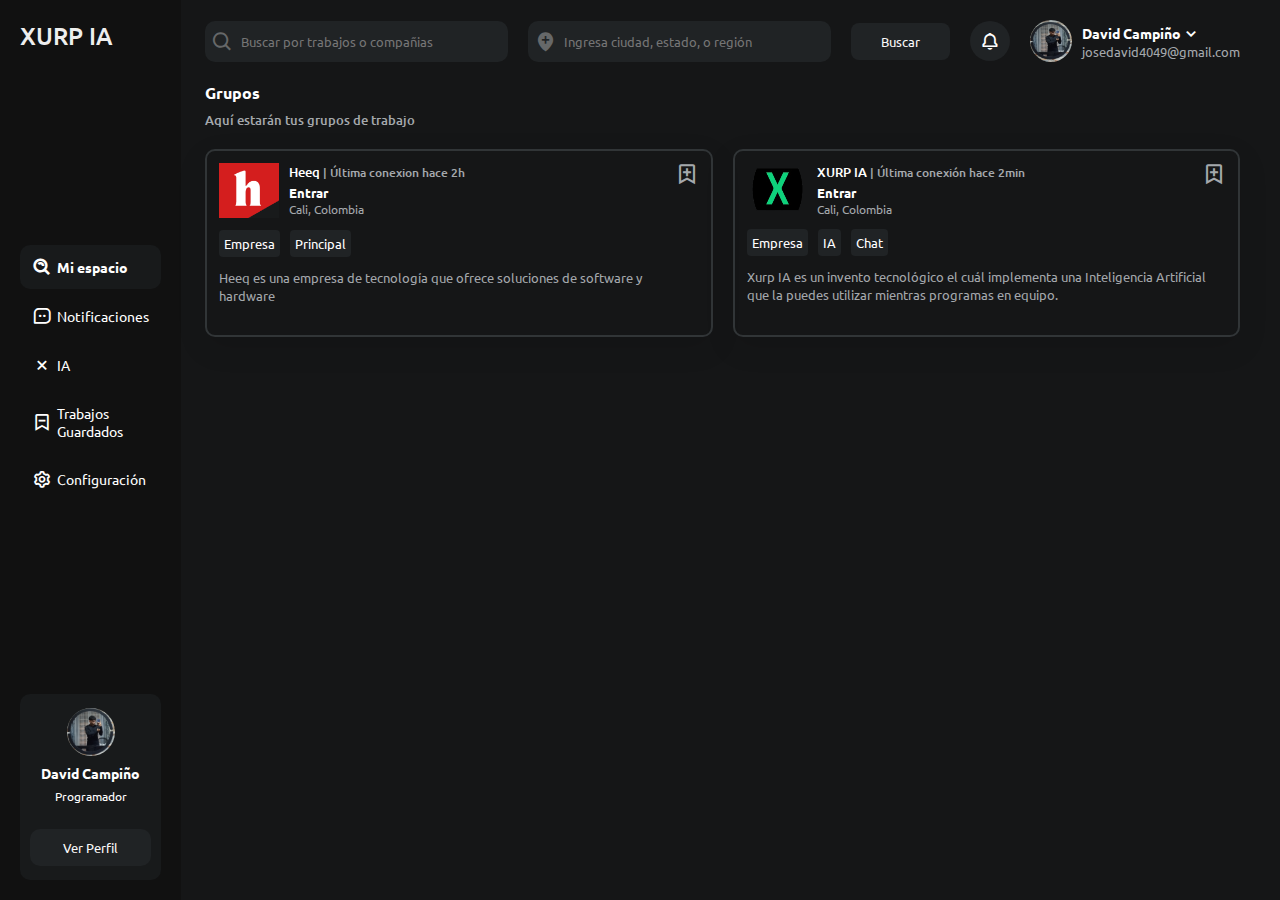
<file: HTML/home.html>
<!DOCTYPE html>
<html lang="en">
<head>
    <meta charset="UTF-8">
    <meta name="viewport" content="width=device-width, initial-scale=1.0">
    <link href='https://unpkg.com/boxicons@2.1.4/css/boxicons.min.css' rel='stylesheet'>
    <link rel="stylesheet" href="../CSS/home.css">
    <link rel="shortcut icon" href="../IMG/icono.png" type="image/x-icon">
    <title>Mi Espacio</title>
</head>
<body>
    
    <div class="sidebar">

        <a href="#">XURP IA</a>

        <div class="side-nav">
            <div class="item active">
                <i class='bx bx-search-alt' ></i>
                <a href="#">Mi espacio</a>
            </div>
            <div class="item">
                <i class='bx bx-message-square-dots'></i>
                <a href="#">Notificaciones</a>
            </div>
            <div class="item">
                <i class='bx bx-x'></i>
                <a href="#">IA</a>
            </div>
            <div class="item">
                <i class='bx bx-bookmark-minus'></i>
                <a href="#">Trabajos Guardados</a>
            </div>
            <div class="item">
                <i class='bx bx-cog'></i>
                <a href="#">Configuración</a>
            </div>
        </div>

        <div class="side-profile">
            <div class="info">
                <img src="../IMG/david.jpg">
                <a href="#">David Campiño</a>
                <p>Programador</p>
            </div>
            <div class="skills">
                <h5>Conocimientos</h5>
                <div class="skill-tags">
                    <div class="item">
                        <p>Diseño UI</p>
                    </div>
                    <div class="item">
                        <p>React</p>
                    </div>
                    <div class="item">
                        <p>Photoshop</p>
                    </div>
                    <div class="item">
                        <p>HTML/CSS</p>
                    </div>
                </div>
            </div>
            <button>Ver Perfil</button>
        </div>

    </div>

    <div class="container">
        <div class="nav">
            <button id="menuToggle"><i class='bx bx-menu'></i></button>
            <div class="search">
                <i class='bx bx-search'></i>
                <input type="text" placeholder="Buscar por trabajos o compañias">
            </div>
            <div class="city">
                <i class='bx bxs-location-plus'></i>
                <input type="text" placeholder="Ingresa ciudad, estado, o región">
            </div>
            <button>Buscar</button>
            <i class='bx bx-bell'></i>
            <div class="user-info">
                <img src="../IMG/david.jpg">
                <div>
                    <a href="#">David Campiño <i class='bx bx-chevron-down'></i></a>
                    <p>josedavid4049@gmail.com</p>
                </div>
            </div>
        </div>

        <div class="main">
            <div class="content">
                <div class="header">
                    <h4>Grupos</h4>
                    <p>Aquí estarán tus grupos de trabajo</p>
                </div>

                <div class="job-cards">
                    <div class="card">
                        <div class="card-header">
                            <div class="job-info">
                                <img class="logoEmpresas"  src="../IMG/LOGOCHIQUITO.png">
                                <div>
                                    <h5>Heeq <span>| Última conexion hace 2h</span></h5>
                                    <a href="#">Entrar</a>
                                    <p>Cali, Colombia</p>
                                </div>
                            </div>
                            <i class='bx bx-bookmark-plus' ></i>
                        </div>
                        <div class="card-tags">
                            <a href="#">Empresa</a>
                            <a href="#">Principal</a>
                        </div>
                        <div class="card-desc">
                            <p>Heeq es una empresa de tecnología que ofrece soluciones de software y hardware</p>
                        </div>
                    </div>
                    <div class="card">
                        <div class="card-header">
                            <div class="job-info">
                                <img src="../IMG/icono.png" class="logoEmpresas">
                                <div>
                                    <h5>XURP IA <span>| Última conexión hace 2min</span></h5>
                                    <a href="#">Entrar</a>
                                    <p>Cali, Colombia</p>
                                </div>
                            </div>
                            <i class='bx bx-bookmark-plus' ></i>
                        </div>
                        <div class="card-tags">
                            <a href="#">Empresa</a>
                            <a href="#">IA</a>
                            <a href="#">Chat</a>
                        </div>
                        <div class="card-desc">
                            <p>Xurp IA es un invento tecnológico el cuál implementa una Inteligencia Artificial que la puedes utilizar mientras programas en equipo.</p>
                        </div>
                    </div>
                    
                </div>

            </div>
            
        </div>

    </div>


    <script src="../JS/home.js"></script>
</body>
</html>
</file>
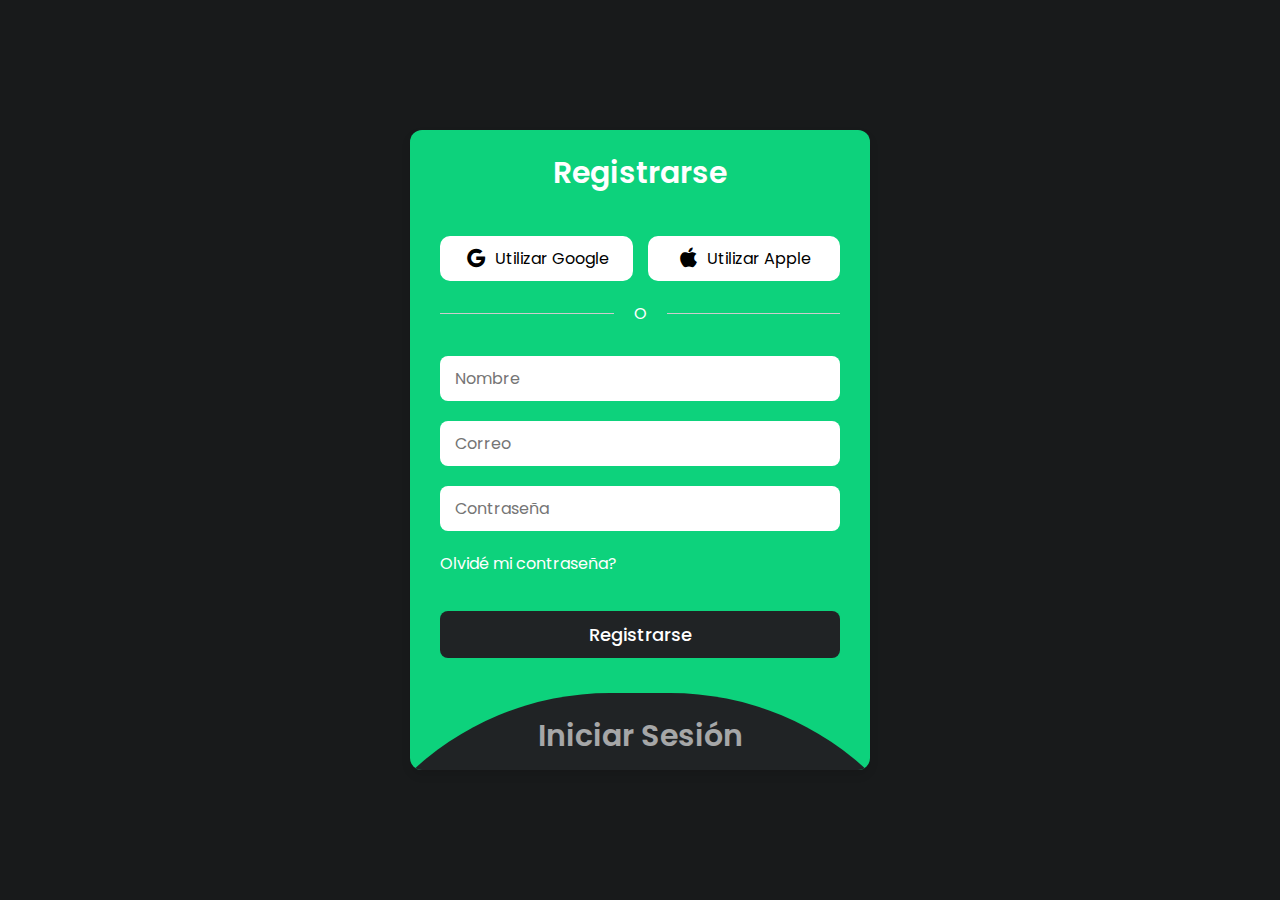
<file: HTML/login.html>
<!DOCTYPE html>
<html lang="en">

<head>
    <meta charset="UTF-8">
    <meta name="viewport" content="width=device-width, initial-scale=1.0">
    <link href='https://unpkg.com/boxicons@2.1.4/css/boxicons.min.css' rel='stylesheet'>
    <link rel="stylesheet" href="../CSS/login.css">
    <link rel="shortcut icon" href="../IMG/icono.png" type="image/x-icon">
    <title>Login | XURP IA</title>
</head>

<body>

    <div class="container">
        <div class="signup-section">
            <header>Registrarse</header>

            <div class="social-buttons">
                <button><i class='bx bxl-google'></i> Utilizar Google</button>
                <button><i class='bx bxl-apple'></i> Utilizar Apple</button>
            </div>

            <div class="separator">
                <div class="line"></div>
                <p>O</p>
                <div class="line"></div>
            </div>

            <form>
                <input type="text" placeholder="Nombre" required>
                <input type="email" placeholder="Correo" required>
                <input type="password" placeholder="Contraseña" required>
                <a href="#">Olvidé mi contraseña?</a>
                <button type="submit" class="btn">Registrarse</button>
            </form>

        </div>

        <div class="login-section">
            <header>Iniciar Sesión</header>

            <div class="social-buttons">
                <button><i class='bx bxl-google'></i> Utilizar Google</button>
                <button><i class='bx bxl-apple'></i> Utilizar Apple</button>
            </div>

            <div class="separator">
                <div class="line"></div>
                <p>O</p>
                <div class="line"></div>
            </div>

            <form>
                <input type="email" placeholder="Correo" required>
                <input type="password" placeholder="Contraseña" required>
                <a href="#">Olvidé mi contraseña?</a>
                <button type="submit" class="btn">Iniciar Sesión</button>
            </form>

        </div>

    </div>


    <script src="../JS/login.js"></script>
</body>

</html>
</file>
<file: CSS/home.css>
@import url('https://fonts.googleapis.com/css2?family=Ubuntu:ital,wght@0,300;0,400;0,500;0,700;1,300;1,400;1,500;1,700&display=swap');

* {
    margin: 0;
    padding: 0;
    outline: none;
    box-sizing: border-box;
    font-family: "Ubuntu", sans-serif;
}

a {
    text-decoration: none;
    color: #fff;
    font-size: 14px;
}

p{
    color: #a4a8ac;
}

body {
    display: flex;
    height: 100vh;
}

.sidebar {
    flex: 1;
    background: #111;
    padding: 20px;
    display: flex;
    flex-direction: column;
    justify-content: space-between;
    transition: all 0.3s ease;
}

.sidebar>a {
    font-size: 24px;
    font-weight: 500;
    color: #eee;
}

.sidebar .side-nav {
    display: flex;
    flex-direction: column;
    gap: 5px;
    
    
}

.sidebar .side-nav .item {
    display: flex;
    align-items: center;
    gap: 5px;
    padding: 12px;
    border-radius: 10px;
    cursor: pointer;
    color: #fff;
}

.sidebar .side-nav .item a {
    color: #ffffff;
    transition: all 0.3s ease;
    
}

.sidebar .side-nav .item i {
    font-size: 20px;
    color: #ffffff;
    transition: all 0.3s ease;
    
}

.sidebar .side-nav .item.active {
    color:#fff;
    background-color: #181A1B;
}

.sidebar .side-nav .item.active a,
.sidebar .side-nav .item.active i {
    color: #fff;
    font-weight: bold;
    
}

.sidebar .side-nav .item:hover a,
.sidebar .side-nav .item:hover i{
    color: #fafafa;
}

.sidebar .side-profile {
    background: #181a1b;
    padding: 14px 10px;
    border-radius: 10px;
    color: #fff;
}

.sidebar .side-profile .info img {
    width: 48px;
    height: 48px;
    border-radius: 50%;
    object-fit: cover;
}

.sidebar .side-profile .info {
    display: flex;
    flex-direction: column;
    align-items: center;
    
}

.sidebar .side-profile .info a {
    font-weight: bold;
    margin-top: 8px;
        
}

.sidebar .side-profile .info p {
    font-size: 12px;
    color: #ffffff;
    margin: 6px 0 25px;
}

.sidebar .side-profile .skills .skill-tags {
    display: flex;
    flex-wrap: wrap;
    gap: 6px;
    margin-top: 10px;
}

.sidebar .side-profile .skills .skill-tags .item {
    padding: 6px;
    border-radius: 4px;
    background: #202325;
    font-size: 10px;
    font-weight: 500;
    color: #ffffff;
}

.sidebar .side-profile button {
    margin-top: 16px;
    width: 100%;
    border: none;
    padding: 10px;
    background: #202325;
    color: #fafafa;
    border-radius: 10px;
    cursor: pointer;
}

.container {
    flex: 8;
    padding: 20px 40px 20px 24px;
    background-color: #151617;
}

.container .nav {
    display: flex;
    align-items: center;
    justify-content: space-between;
    gap: 20px;
}

.container .nav .search,
.container .nav .city {
    display: flex;
    align-items: center;
    background: #202325;
    border-radius: 10px;
    width: 100%;
}

.container .nav .search input,
.container .nav .city input {
    width: 100%;
    padding: 12px;
    border: none;
    background: transparent;
    padding-left: 36px;
}

.container .nav .search i,
.container .nav .city i {
    position: absolute;
    font-size: 23px;
    padding: 6px;
    color: #666869;
}

.container .nav>button {
    background: #202325;
    color: #fafafa;
    border: none;
    padding: 10px 30px;
    cursor: pointer;
    border-radius: 8px;
}

.container .nav>button#menuToggle {
    display: flex;
    padding: 6px;
    font-size: 22px;
    display: none;
}

.container .nav>i {
    font-size: 20px;
    background: #202325;
    color: #fff;
    padding: 10px;
    border-radius: 50%;
}

.container .nav .user-info {
    display: flex;
    align-items: center;
    gap: 10px;
    
}

.container .nav .user-info img {
    width: 42px;
    height: 42px;
    border-radius: 50%;
    object-fit:fill;
}

.container .nav .user-info a {
    display: flex;
    align-items: center;
    font-weight: bold;
}

.container .nav .user-info a i {
    font-size: 20px;
}

.container .nav .user-info p {
    font-size: 13px;
}

.container .main {
    display: flex;
    color: #fff;
}

.container .main .content {
    flex: 9;
}

.container .main .content .header {
    margin-top: 20px;
}

.container .main .content .header h4 span {
    font-size: 13px;
    color: #ffffff;
    font-weight: 500;
}

.container .main .content .header p {
    margin-top: 8px;
    font-size: 13px;
    font-weight: 500;
    
}

.container .main .content .job-cards {
    margin-top: 20px;
    display: grid;
    grid-template-columns: 1fr 1fr;
    gap: 20px;
    
}

.container .main .content .job-cards .card {
    box-shadow: 0 10px 30px rgba(0, 0, 0, 0.1);
    padding: 12px;
    border: 2px solid #313537;
    border-radius: 10px;
    transition: all 0.3s ease;
    
}

.container .main .content .job-cards .card:hover {
    box-shadow: none;
}

.container .main .content .job-cards .card .card-header {
    display: flex;
    justify-content: space-between;
}

.container .main .content .job-cards .card .card-header>i {
    font-size: 24px;
    color: #a4a8ac;
    cursor: pointer;
    transition: all 0.3s ease;
}

.container .main .content .job-cards .card .card-header>i:hover {
    color: #111;
}

.container .main .content .job-cards .card .card-header .job-info {
    display: flex;
    gap: 10px;
}

.container .main .content .job-cards .card .card-header .job-info i {
    font-size: 34px;
    background:#17afcd;
    width: 46px;
    height: 46px;
    display: flex;
    align-items: center;
    justify-content: center;
}

.container .main .content .job-cards .card .card-header .job-info h5 {
    font-weight: 500;
}

.container .main .content .job-cards .card .card-header .job-info h5 span {
    font-size: 12px;
    color: #a4a8ac;
}

.container .main .content .job-cards .card .card-header .job-info a {
    font-weight: bold;
    font-size: 13px;
    margin-top: 6px;
}

.container .main .content .job-cards .card .card-header .job-info p {
    font-size: 12px;
}

.container .main .content .job-cards .card .card-tags {
    margin: 12px 0;
    display: flex;
    gap: 10px;
    
}

.container .main .content .job-cards .card .card-tags a {
    font-size: 13px;
    background: #F2F2F2;
    padding: 5px;
    border-radius: 4px;
    background-color:#202325;
}

.container .main .content .job-cards .card .card-desc {
    font-size: 13px;
    color: #a4a8ac;
    line-height: 18px;
    display: -webkit-box;
    -webkit-box-orient: vertical;
    -webkit-line-clamp: 3;
    overflow: hidden;
    height: calc(18px * 3);
}

.container .main .filters {
    flex: 2;
    padding-left: 30px;
    display: flex;
    flex-direction: column;
    gap: 20px;
}

.container .main .filters .header {
    margin-top: 36px;
    display: flex;
    align-items: center;
    justify-content: space-between;
}

.container .main .filters .header a,
.container .main .filters .item .title a {
    color: #ca3844;
    font-size: 13px;
    font-weight: bold;
}

.container .main .filters .item .title {
    display: flex;
    align-items: center;
    justify-content: space-between;
    margin-bottom: 14px;
}

.container .main .filters .item .checkbox {
    display: flex;
    align-items: center;
    justify-content: space-between;
    margin-bottom: 8px;
}

.container .main .filters .item .checkbox div {
    display: flex;
    align-items: center;
    gap: 8px;
    color:#fff;
}

.container .main .filters .item .checkbox input[type="checkbox"] {
    width: 14px;
    height: 14px;
    accent-color: #fff;
    cursor: pointer;
}

.container .main .filters .item .checkbox label {
    font-size: 15px;
    font-weight: 500;
    color: #a4a8ac;
}

.container .main .filters .item .checkbox p {
    font-size: 14px;
    font-weight: 500;
}

.container .main .filters .item .location {
    background: #F2F2F2;
    margin: 14px 0;
    padding: 12px;
    position: relative;
    display: flex;
    align-items: center;
    border-radius: 10px;
}

.container .main .filters .item .location input {
    width: 100%;
    padding-left: 24px;
    background: transparent;
    border: none;
}

.container .main .filters .item .location i {
    position: absolute;
    font-size: 18px;
    color: #a4a8ac;
}

.logoEmpresas{
    width: 60px;
    
}

@media screen and (max-width: 1430px) {

    .sidebar .side-profile .skills h5,
    .sidebar .side-profile .skills .skill-tags {
        display: none;
    }

    .sidebar .side-profile button {
        margin-top: 0;
    }

}

@media screen and (max-width: 1200px) {

    .container {
        padding: 20px 20px;
    }

    .sidebar {
        position: absolute;
        z-index: 100;
        height: 100%;
        left: -172px;
    }

    .container .nav>button#menuToggle {
        display: flex;
    }

}

@media screen and (max-width: 992px) {

    .container .main {
        flex-direction: column-reverse;
    }

    .container .nav .city {
        display: none;
    }

    .container .main .content {
        padding-bottom: 20px;
    }

    .container .main .filters {
        flex-direction: row;
        flex-wrap: wrap;
        justify-content: center;
        padding-left: 0;
        gap: 30px;
    }

    .container .main .filters .header {
        width: 100%;
    }

    .container .main .filters .item {
        width: 46%;
    }

}

@media screen and (max-width: 768px) {
    
    .container .nav>button{
        padding: 10px;
    }

    .container .nav>i{
        display: none;
    }

    .container .main .content .job-cards{
        grid-template-columns: 1fr;
    }

}
</file>
<file: CSS/login.css>
@import url('https://fonts.googleapis.com/css2?family=Poppins:wght@300;400;500;600;700;800&display=swap');

*{
    margin: 0;
    padding: 0;
    box-sizing: border-box;
    font-family: 'Poppins', sans-serif;
}

a{
    text-decoration: none;
}

body{
    height: 100vh;
    display: flex;
    align-items: center;
    justify-content: center;
    background: #181A1B;
}

.container{
    position: relative;
    width: 460px;
    height: 640px;
    border-radius: 12px;
    padding: 20px 30px 120px;
    background: #0dd27c;
    box-shadow: 0 5px 10px rgba(0, 0, 0, 0.1);
    overflow: hidden;
}

.login-section{
    position: absolute;
    left: 50%;
    bottom: -88%;
    transform: translateX(-50%);
    width: calc(100% + 180px);
    padding: 20px 140px;
    background: #fff;
    border-radius: 290px;
    height: 100%;
    transition: all 0.6s ease;
    background-color: #202325;
}

.login-section header,
.signup-section header{
    font-size: 30px;
    text-align: center;
    color: #fff;
    font-weight: 600;
    cursor: pointer;
}

.login-section header{
    color: #fff;
    opacity: 0.6;
}

.social-buttons{
    margin-top: 40px;
    display: flex;
    align-items: center;
    gap: 15px;
}

.social-buttons button{
    width: 100%;
    padding: 10px;
    background: #fff;
    border: none;
    border-radius: 10px;
    font-size: 16px;
    display: flex;
    align-items: center;
    justify-content: center;
    gap: 6px;
    cursor: pointer;
    
}

.login-section .social-buttons button{
    border: 1px solid #000;
}

.login-section .social-buttons button i,
.signup-section .social-buttons button i{
    font-size: 25px;
}

.separator{
    margin-top: 20px;
    display: flex;
    align-items: center;
    gap: 20px;
}

.separator .line{
    width: 100%;
    height: 1px;
    background: #ccc;
}

.separator p{
    color: #fff;
}

.login-section .separator p{
    color: #fff;
}

.container form{
    display: flex;
    flex-direction: column;
    gap: 20px;
    margin-top: 30px;
}

form input{
    outline: none;
    border: none;
    padding: 10px 15px;
    font-size: 16px;
    color: #000000;
    font-weight: 400;
    border-radius: 8px;
    background: #fff;
}

.login-section input{
    border: 1px solid #aaa;
}

form a{
    color: #fff;
}

.signup-section form a{
    color: #fff;
}

form .btn{
    margin-top: 15px;
    border: none;
    padding: 10px 15px;
    border-radius: 8px;
    font-size: 18px;
    font-weight: 500;
    cursor: pointer;
    background-color: #202325;
    color: #fff;
}

.login-section .btn{
    background: #0dd27c;
    color: #fff;
    border: none;
}

.container.active .login-section{
    bottom: -12%;
    border-radius: 220px;
    box-shadow: 0 -5px 10px rgba(0, 0, 0, 0.1);
}

.container.active .login-section header{
    opacity: 1;
}

.container.active .signup-section header{
    opacity: 0.6;
}
</file>
